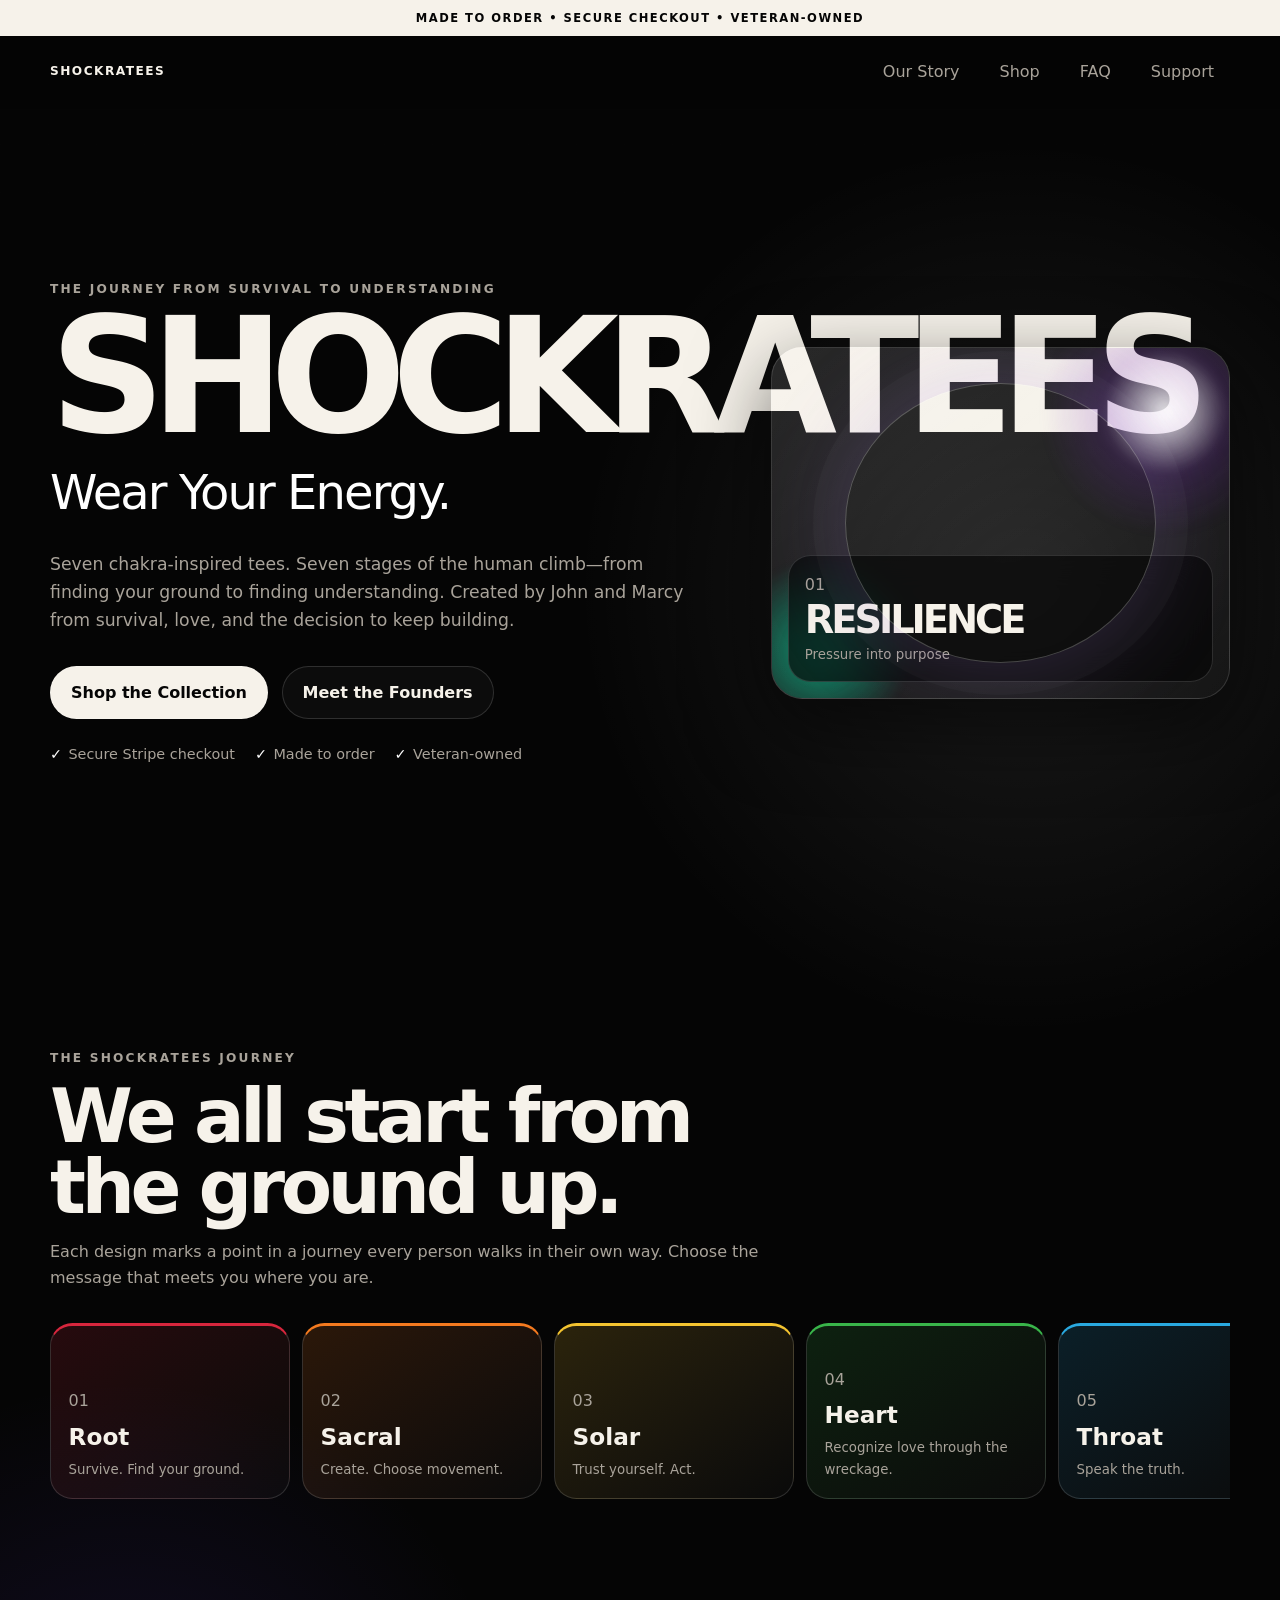
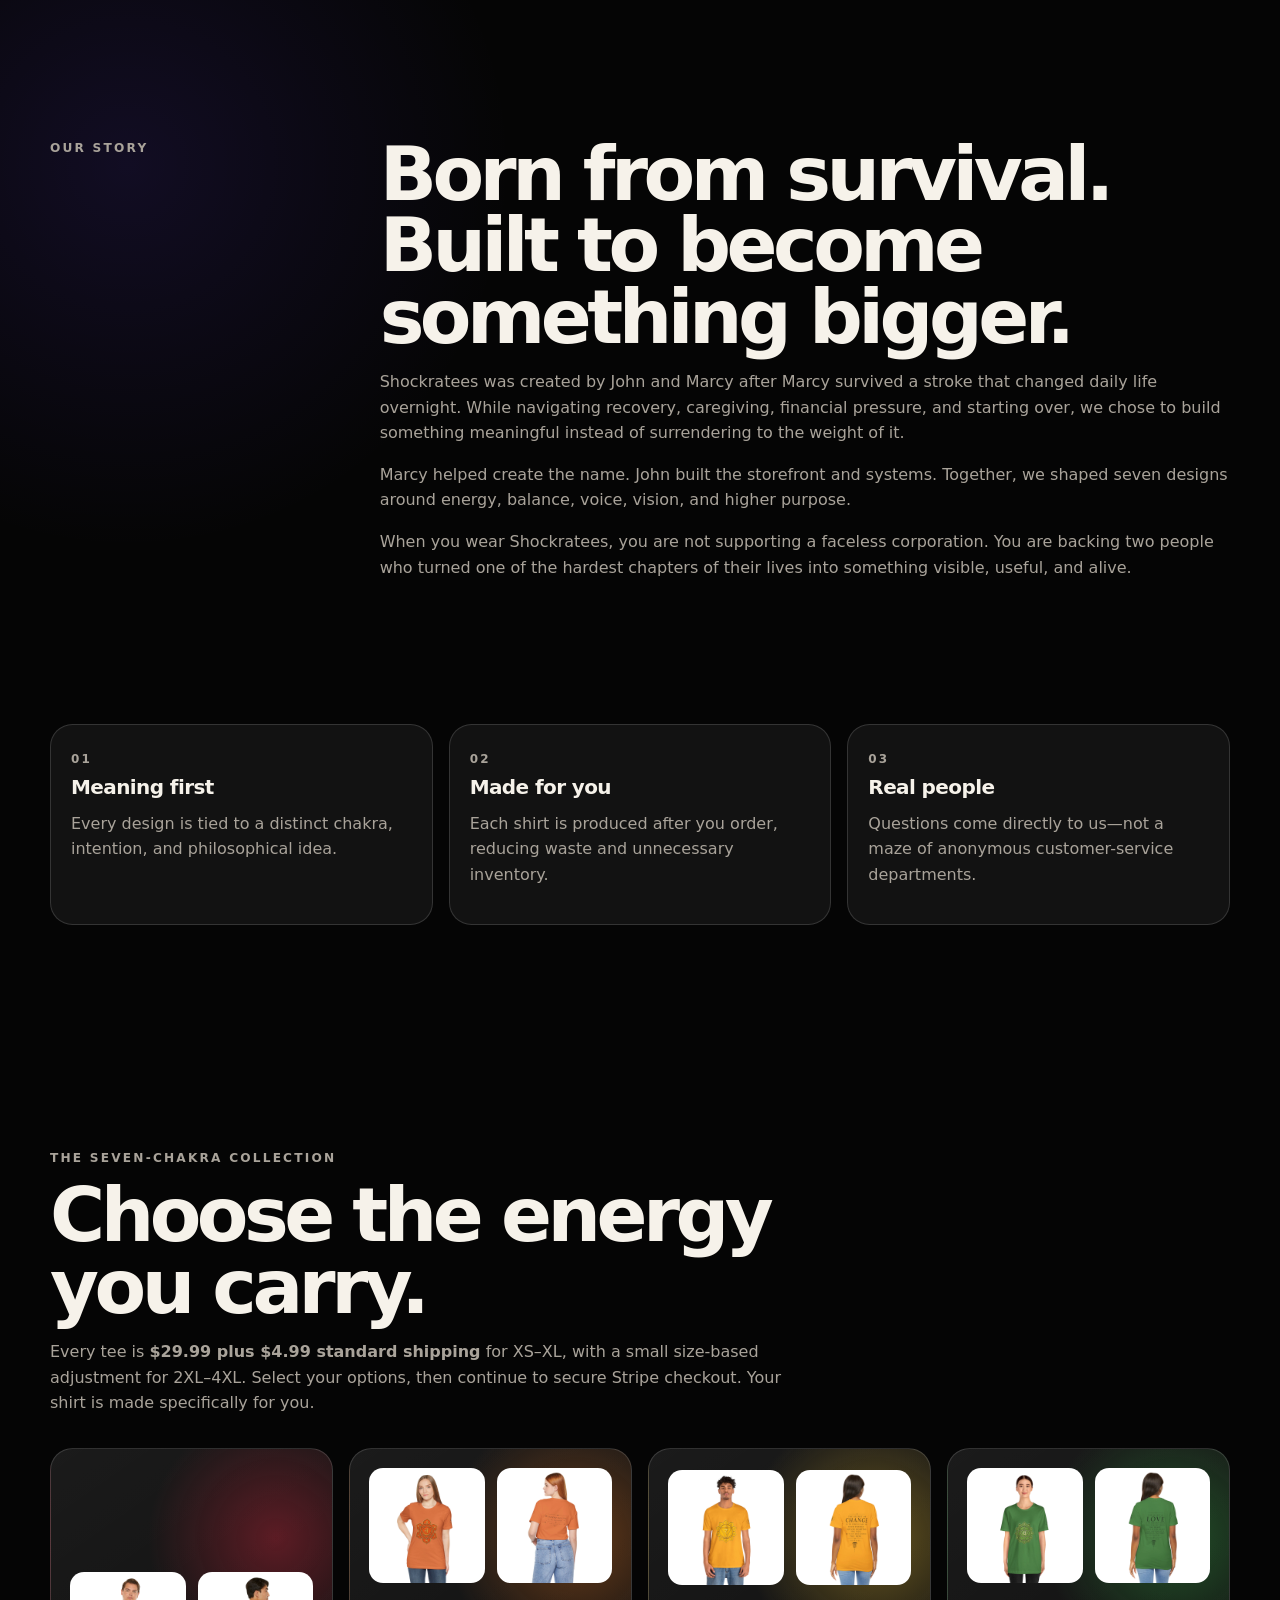
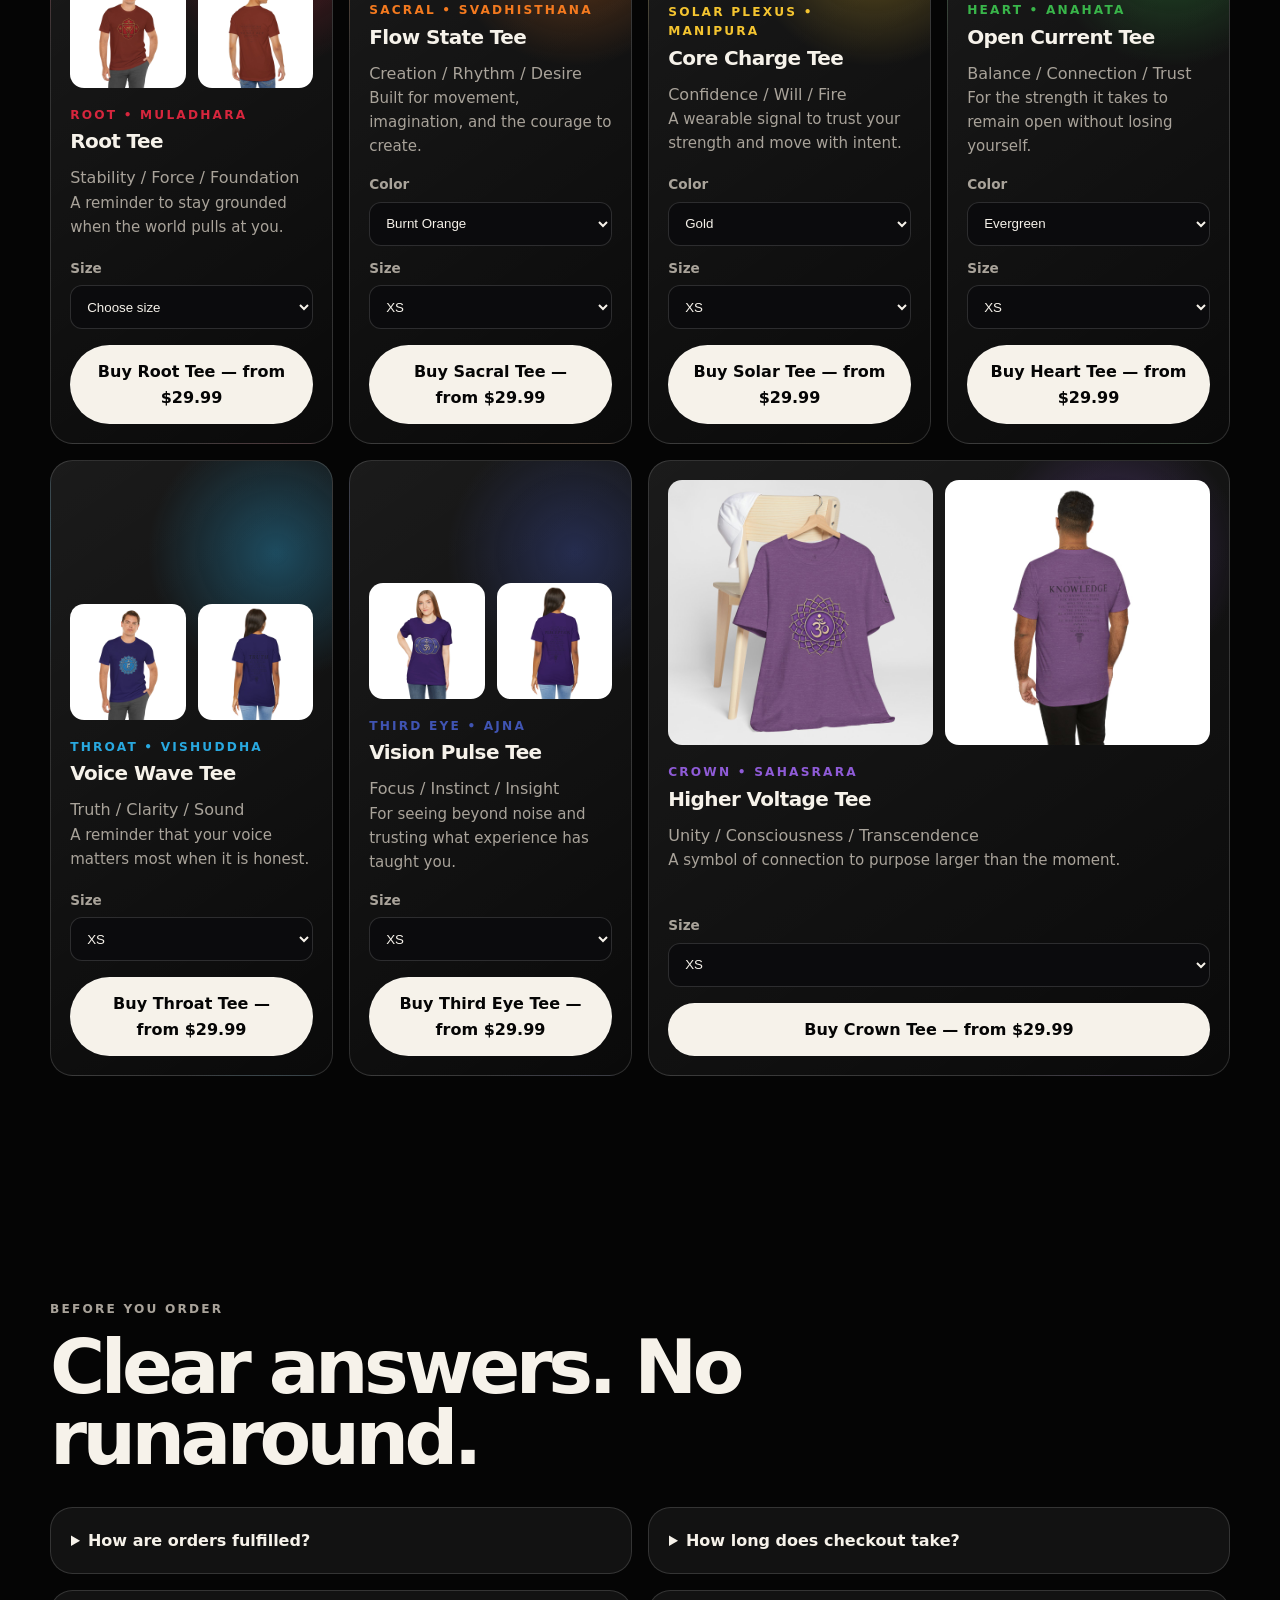
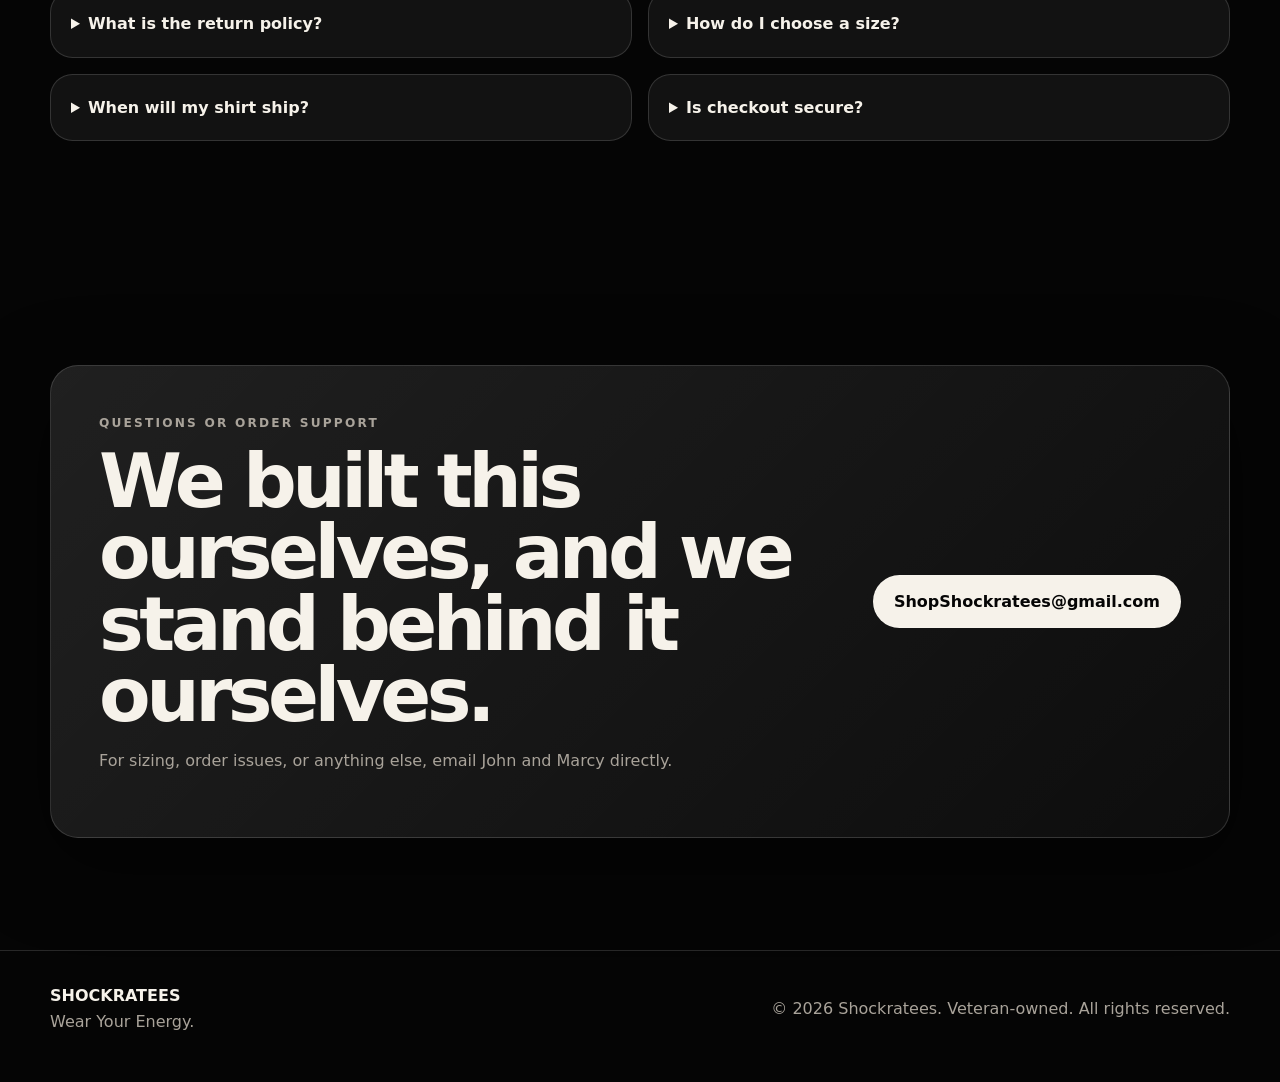
<file: index.html>
<!doctype html>
<html lang="en">
<head>
  <meta charset="utf-8">
  <meta name="viewport" content="width=device-width, initial-scale=1">
  <title>SHOCKRATEES | Veteran-Owned Chakra-Inspired Streetwear</title>
  <meta name="description" content="Shop Shockratees, a veteran-owned seven-chakra streetwear collection created by John and Marcy from survival, purpose, and timeless wisdom.">
  <link rel="canonical" href="https://shopshockratees.github.io/shockratees/">
  <meta name="theme-color" content="#050505">
  <meta property="og:type" content="website">
  <meta property="og:title" content="SHOCKRATEES | Wear Your Energy">
  <meta property="og:description" content="Veteran-owned chakra-inspired streetwear built from survival, love, and a refusal to quit.">
  <meta property="og:url" content="https://shopshockratees.github.io/shockratees/">
  <meta property="og:site_name" content="SHOCKRATEES">
  <meta property="og:image" content="https://shopshockratees.github.io/shockratees/images/products/ROOT%20TEE%20MOCKUP%20FRONT.jpg">
  <meta property="og:image:alt" content="Shockratees Root Chakra Tee">
  <meta name="twitter:card" content="summary_large_image">
  <meta name="twitter:title" content="SHOCKRATEES | Wear Your Energy">
  <meta name="twitter:description" content="Seven chakra-inspired tees. Veteran-owned. Built under pressure. Made with purpose.">
  <meta name="twitter:image" content="https://shopshockratees.github.io/shockratees/images/products/ROOT%20TEE%20MOCKUP%20FRONT.jpg">
  <script type="application/ld+json">
  {"@context":"https://schema.org","@type":"Brand","name":"SHOCKRATEES","slogan":"Wear Your Energy","url":"https://shopshockratees.github.io/shockratees/","description":"Veteran-owned chakra-inspired streetwear created by John and Marcy."}
  </script>
  <link rel="stylesheet" href="styles.css">
  <link rel="stylesheet" href="v2.css">
  <script defer src="script.js"></script>
</head>
<body>
  <a class="skip-link" href="#main">Skip to content</a>
  <div class="announcement" role="status">Made to order • Secure checkout • Veteran-owned</div>
  <header class="site-header">
    <nav class="nav container" aria-label="Primary navigation">
      <a class="brand-mark" href="#hero">SHOCKRATEES</a>
      <button class="nav-toggle" type="button" aria-expanded="false" aria-controls="site-menu"><span class="sr-only">Toggle navigation</span><span></span><span></span></button>
      <ul id="site-menu" class="nav-links">
        <li><a href="#story">Our Story</a></li><li><a href="#collection">Shop</a></li><li><a href="#faq">FAQ</a></li><li><a href="#contact">Support</a></li>
      </ul>
    </nav>
  </header>

  <main id="main">
    <section id="hero" class="hero section-pad">
      <div class="container hero-grid">
        <div class="hero-copy reveal">
          <p class="eyebrow">The journey from survival to understanding</p>
          <h1>SHOCKRATEES</h1>
          <p class="tagline">Wear Your Energy.</p>
          <p class="hero-text">Seven chakra-inspired tees. Seven stages of the human climb—from finding your ground to finding understanding. Created by John and Marcy from survival, love, and the decision to keep building.</p>
          <div class="hero-actions"><a class="button button-primary" href="#collection">Shop the Collection</a><a class="button button-secondary" href="#story">Meet the Founders</a></div>
          <ul class="trust-row" aria-label="Store benefits"><li>Secure Stripe checkout</li><li>Made to order</li><li>Veteran-owned</li></ul>
        </div>
        <div class="hero-art reveal" aria-hidden="true"><div class="orb orb-one"></div><div class="orb orb-two"></div><div class="energy-card"><span>01</span><strong>RESILIENCE</strong><small>Pressure into purpose</small></div></div>
      </div>
    </section>

    <section class="journey section-pad" aria-labelledby="journey-title">
      <div class="container">
        <div class="section-heading reveal"><p class="section-kicker">The Shockratees journey</p><h2 id="journey-title">We all start from the ground up.</h2><p>Each design marks a point in a journey every person walks in their own way. Choose the message that meets you where you are.</p></div>
        <ol class="journey-track">
          <li style="--accent:#d7263d"><span>01</span><strong>Root</strong><small>Survive. Find your ground.</small></li>
          <li style="--accent:#f47a1f"><span>02</span><strong>Sacral</strong><small>Create. Choose movement.</small></li>
          <li style="--accent:#f4c430"><span>03</span><strong>Solar</strong><small>Trust yourself. Act.</small></li>
          <li style="--accent:#39b54a"><span>04</span><strong>Heart</strong><small>Recognize love through the wreckage.</small></li>
          <li style="--accent:#29a9e0"><span>05</span><strong>Throat</strong><small>Speak the truth.</small></li>
          <li style="--accent:#4054b2"><span>06</span><strong>Third Eye</strong><small>See beyond what happened.</small></li>
          <li style="--accent:#8f5bd7"><span>07</span><strong>Crown</strong><small>Understand.</small></li>
        </ol>
      </div>
    </section>

    <section id="story" class="story section-pad">
      <div class="container split">
        <p class="section-kicker reveal">Our story</p>
        <div class="section-copy reveal">
          <h2>Born from survival. Built to become something bigger.</h2>
          <p>Shockratees was created by John and Marcy after Marcy survived a stroke that changed daily life overnight. While navigating recovery, caregiving, financial pressure, and starting over, we chose to build something meaningful instead of surrendering to the weight of it.</p>
          <p>Marcy helped create the name. John built the storefront and systems. Together, we shaped seven designs around energy, balance, voice, vision, and higher purpose.</p>
          <p>When you wear Shockratees, you are not supporting a faceless corporation. You are backing two people who turned one of the hardest chapters of their lives into something visible, useful, and alive.</p>
        </div>
      </div>
    </section>

    <section class="values section-pad compact-pad">
      <div class="container value-grid">
        <article><span>01</span><h3>Meaning first</h3><p>Every design is tied to a distinct chakra, intention, and philosophical idea.</p></article>
        <article><span>02</span><h3>Made for you</h3><p>Each shirt is produced after you order, reducing waste and unnecessary inventory.</p></article>
        <article><span>03</span><h3>Real people</h3><p>Questions come directly to us—not a maze of anonymous customer-service departments.</p></article>
      </div>
    </section>

    <section id="collection" class="section-pad">
      <div class="container">
        <div class="section-heading reveal"><p class="section-kicker">The seven-chakra collection</p><h2>Choose the energy you carry.</h2><p>Every tee is <strong>$29.99 plus $4.99 standard shipping</strong> for XS–XL, with a small size-based adjustment for 2XL–4XL. Select your options, then continue to secure Stripe checkout. Your shirt is made specifically for you.</p></div>
        <div class="product-grid" aria-label="Seven chakra shirts">
          <article class="product-card reveal" style="--accent:#d7263d"><div class="product-images"><img loading="lazy" src="images/products/ROOT TEE MOCKUP FRONT.jpg" alt="Shockratees Root Chakra Tee front"><img loading="lazy" src="images/products/ROOT TEE MOCKUP BACK.jpg" alt="Shockratees Root Chakra Tee back"></div><span>Root • Muladhara</span><h3>Root Tee</h3><p>Stability / Force / Foundation</p><p class="meaning">A reminder to stay grounded when the world pulls at you.</p><form action="https://shockratees-backend.onrender.com/create-root-checkout" method="POST"><label>Size<select name="size" required><option value="">Choose size</option><option>XS</option><option>S</option><option>M</option><option>L</option><option>XL</option><option>2XL</option><option>3XL</option><option>4XL</option></select></label><button class="button button-primary" type="submit">Buy Root Tee — from $29.99</button></form></article>

          <article class="product-card reveal" style="--accent:#f47a1f"><div class="product-images"><img loading="lazy" src="images/products/sacral tee mockup front.jpg" alt="Shockratees Sacral Chakra Tee front"><img loading="lazy" src="images/products/sacral tee mockup back.jpg" alt="Shockratees Sacral Chakra Tee back"></div><span>Sacral • Svadhisthana</span><h3>Flow State Tee</h3><p>Creation / Rhythm / Desire</p><p class="meaning">Built for movement, imagination, and the courage to create.</p><form action="https://shockratees-backend.onrender.com/create-checkout" method="POST"><input type="hidden" name="chakra" value="sacral"><label>Color<select name="color" required><option>Burnt Orange</option><option>White</option></select></label><label>Size<select name="size" required><option>XS</option><option>S</option><option>M</option><option>L</option><option>XL</option><option>2XL</option><option>3XL</option><option>4XL</option></select></label><button class="button button-primary" type="submit">Buy Sacral Tee — from $29.99</button></form></article>

          <article class="product-card reveal" style="--accent:#f4c430"><div class="product-images"><img loading="lazy" src="images/products/solar plexus mockup front.jpg" alt="Shockratees Solar Plexus Chakra Tee front"><img loading="lazy" src="images/products/solar plexus mockup back.jpg" alt="Shockratees Solar Plexus Chakra Tee back"></div><span>Solar Plexus • Manipura</span><h3>Core Charge Tee</h3><p>Confidence / Will / Fire</p><p class="meaning">A wearable signal to trust your strength and move with intent.</p><form action="https://shockratees-backend.onrender.com/create-checkout" method="POST"><input type="hidden" name="chakra" value="solar"><label>Color<select name="color" required><option>Gold</option><option>White</option></select></label><label>Size<select name="size" required><option>XS</option><option>S</option><option>M</option><option>L</option><option>XL</option><option>2XL</option><option>3XL</option><option>4XL</option></select></label><button class="button button-primary" type="submit">Buy Solar Tee — from $29.99</button></form></article>

          <article class="product-card reveal" style="--accent:#39b54a"><div class="product-images"><img loading="lazy" src="images/products/heart chakra mockup front.jpg" alt="Shockratees Heart Chakra Tee front"><img loading="lazy" src="images/products/heart chakra mockup back.jpg" alt="Shockratees Heart Chakra Tee back"></div><span>Heart • Anahata</span><h3>Open Current Tee</h3><p>Balance / Connection / Trust</p><p class="meaning">For the strength it takes to remain open without losing yourself.</p><form action="https://shockratees-backend.onrender.com/create-checkout" method="POST"><input type="hidden" name="chakra" value="heart"><label>Color<select name="color" required><option>Evergreen</option><option>Leaf</option><option>Synthetic Green</option><option>Olive</option><option>Heather Grass Green</option><option>White</option></select></label><label>Size<select name="size" required><option>XS</option><option>S</option><option>M</option><option>L</option><option>XL</option><option>2XL</option><option>3XL</option><option>4XL</option></select></label><button class="button button-primary" type="submit">Buy Heart Tee — from $29.99</button></form></article>

          <article class="product-card reveal" style="--accent:#29a9e0"><div class="product-images"><img loading="lazy" src="images/products/throat chakra mockup front.jpg" alt="Shockratees Throat Chakra Tee front"><img loading="lazy" src="images/products/throat chakra mockup back.jpg" alt="Shockratees Throat Chakra Tee back"></div><span>Throat • Vishuddha</span><h3>Voice Wave Tee</h3><p>Truth / Clarity / Sound</p><p class="meaning">A reminder that your voice matters most when it is honest.</p><form action="https://shockratees-backend.onrender.com/create-checkout" method="POST"><input type="hidden" name="chakra" value="throat"><label>Size<select name="size" required><option>XS</option><option>S</option><option>M</option><option>L</option><option>XL</option><option>2XL</option><option>3XL</option><option>4XL</option></select></label><button class="button button-primary" type="submit">Buy Throat Tee — from $29.99</button></form></article>

          <article class="product-card reveal" style="--accent:#4054b2"><div class="product-images"><img loading="lazy" src="images/products/third eye mockup front.jpg" alt="Shockratees Third Eye Chakra Tee front"><img loading="lazy" src="images/products/third eye mockup back.jpg" alt="Shockratees Third Eye Chakra Tee back"></div><span>Third Eye • Ajna</span><h3>Vision Pulse Tee</h3><p>Focus / Instinct / Insight</p><p class="meaning">For seeing beyond noise and trusting what experience has taught you.</p><form action="https://shockratees-backend.onrender.com/create-checkout" method="POST"><input type="hidden" name="chakra" value="third-eye"><label>Size<select name="size" required><option>XS</option><option>S</option><option>M</option><option>L</option><option>XL</option><option>2XL</option><option>3XL</option><option>4XL</option></select></label><button class="button button-primary" type="submit">Buy Third Eye Tee — from $29.99</button></form></article>

          <article class="product-card reveal" style="--accent:#8f5bd7"><div class="product-images"><img loading="lazy" src="images/products/crown mockup front.jpg" alt="Shockratees Crown Chakra Tee front"><img loading="lazy" src="images/products/crown mockup back.jpg" alt="Shockratees Crown Chakra Tee back"></div><span>Crown • Sahasrara</span><h3>Higher Voltage Tee</h3><p>Unity / Consciousness / Transcendence</p><p class="meaning">A symbol of connection to purpose larger than the moment.</p><form action="https://shockratees-backend.onrender.com/create-checkout" method="POST"><input type="hidden" name="chakra" value="crown"><label>Size<select name="size" required><option>XS</option><option>S</option><option>M</option><option>L</option><option>XL</option><option>2XL</option><option>3XL</option><option>4XL</option></select></label><button class="button button-primary" type="submit">Buy Crown Tee — from $29.99</button></form></article>
        </div>
      </div>
    </section>

    <section id="faq" class="faq section-pad"><div class="container"><div class="section-heading reveal"><p class="section-kicker">Before you order</p><h2>Clear answers. No runaround.</h2></div><div class="faq-grid">
      <details><summary>How are orders fulfilled?</summary><p>Each shirt is made to order by our production partner after your secure payment is completed. You will receive order and shipping updates by email.</p></details>
      <details><summary>How long does checkout take?</summary><p>The first checkout request may take up to 60 seconds while our secure server wakes up. Please click once and allow the page to load.</p></details>
      <details><summary>What is the return policy?</summary><p>Damaged, defective, or incorrectly printed items are eligible for replacement or refund. Because each item is made to order, ordinary sizing mistakes and buyer’s remorse are handled case by case. Contact us and we will treat you fairly.</p></details>
      <details><summary>How do I choose a size?</summary><p>Use your normal unisex T-shirt size. When between sizes, choose the larger size for a more relaxed fit.</p></details>
      <details><summary>When will my shirt ship?</summary><p>Because each shirt is made to order, production happens before shipping. Tracking details are sent by email as soon as your order is on the way.</p></details>
      <details><summary>Is checkout secure?</summary><p>Yes. Payment is processed by Stripe. Shockratees never sees or stores your full card number.</p></details>
    </div></div></section>

    <section id="contact" class="signup section-pad"><div class="container signup-panel reveal"><div><p class="section-kicker">Questions or order support</p><h2>We built this ourselves, and we stand behind it ourselves.</h2><p>For sizing, order issues, or anything else, email John and Marcy directly.</p></div><a class="button button-primary" href="mailto:ShopShockratees@gmail.com">ShopShockratees@gmail.com</a></div></section>
  </main>

  <footer class="site-footer"><div class="container footer-grid"><div><strong>SHOCKRATEES</strong><p>Wear Your Energy.</p></div><p>© <span id="year"></span> Shockratees. Veteran-owned. All rights reserved.</p></div></footer>
  <a class="mobile-shop" href="#collection">Shop the seven</a>
</body>
</html>
</file>
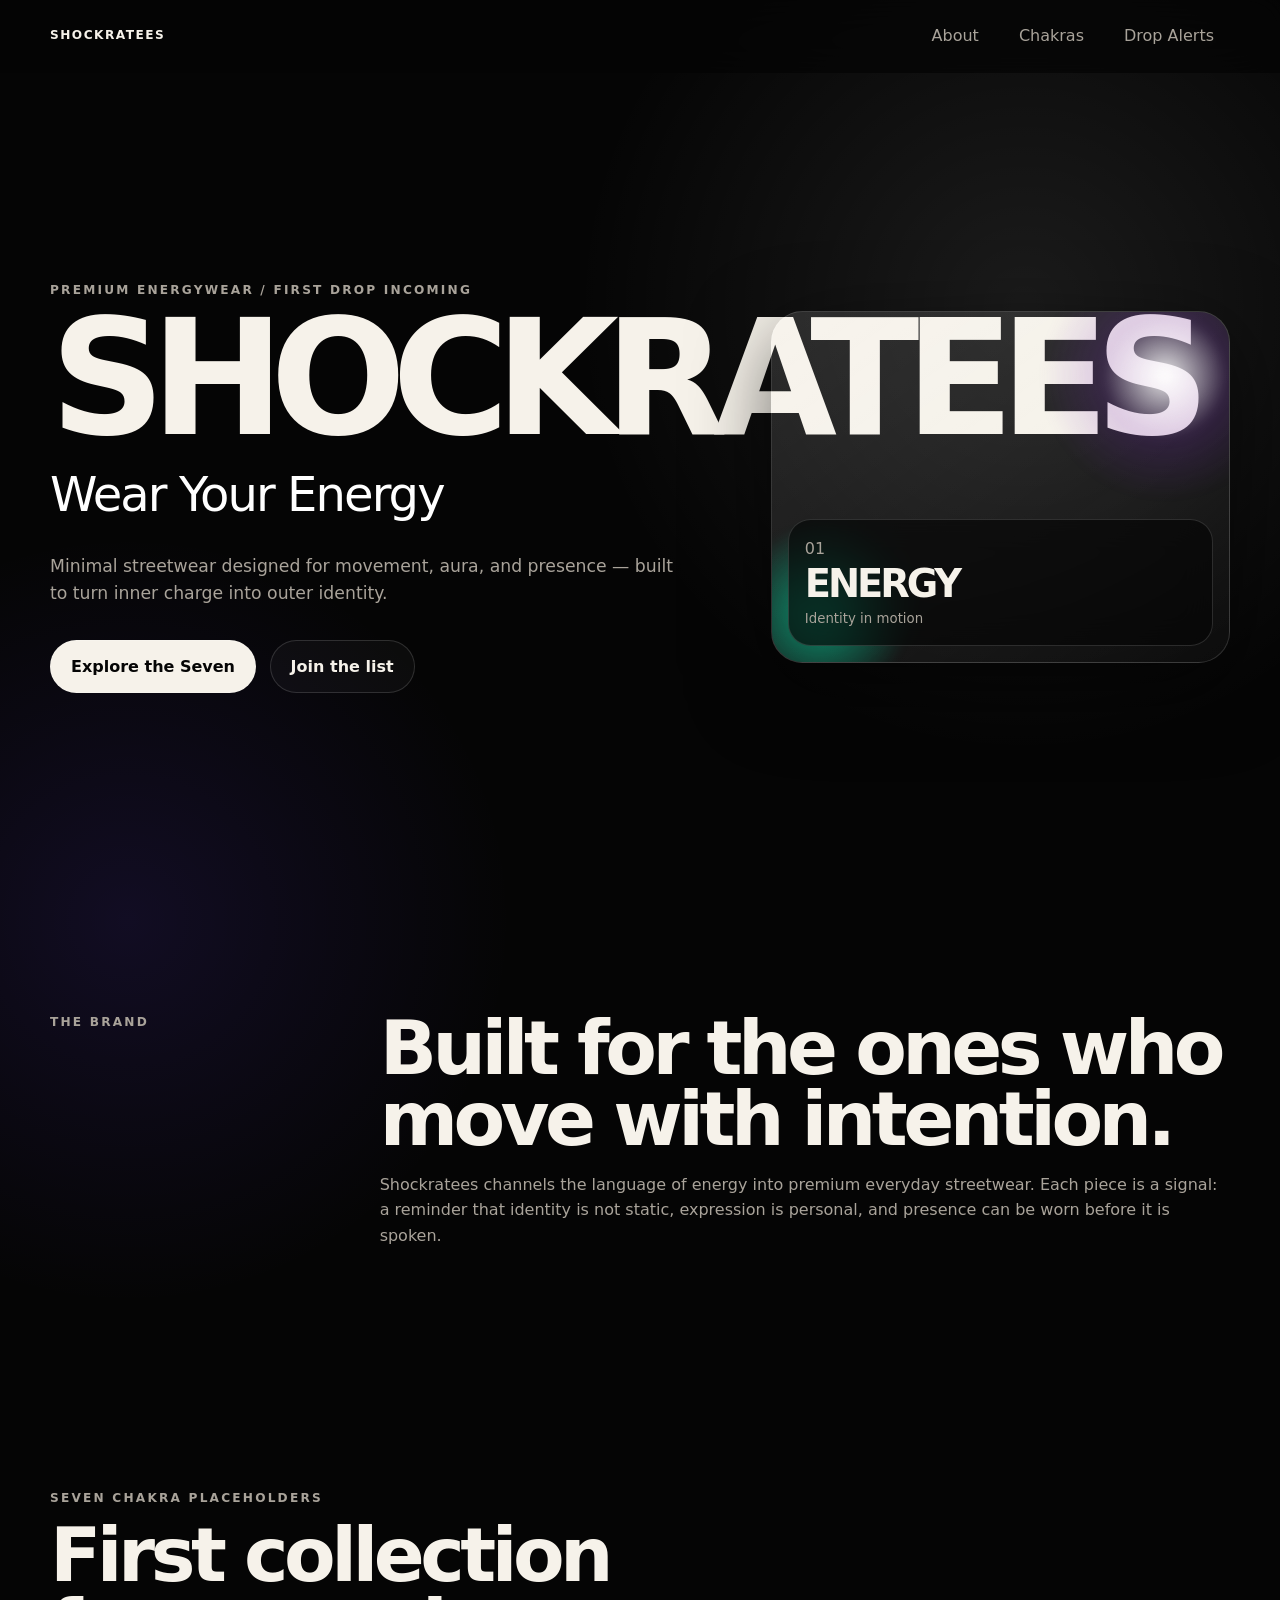
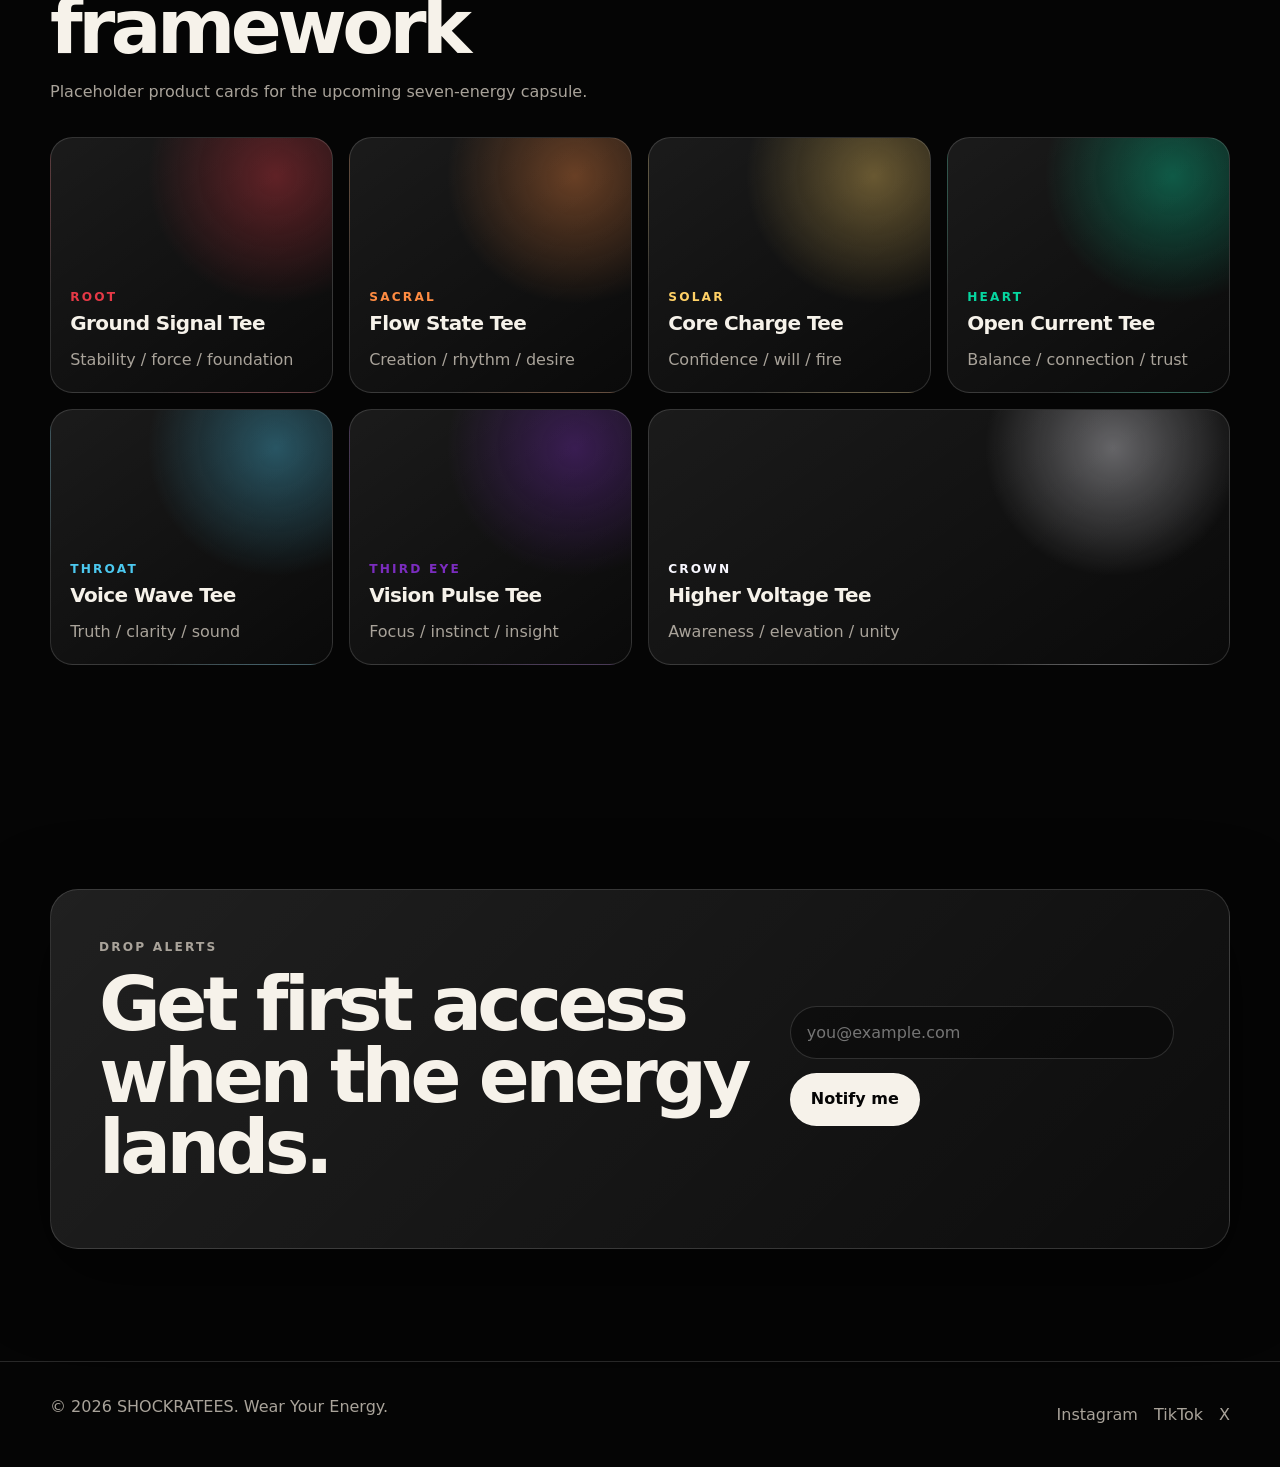
<file: frontend/index.html>
<!doctype html>
<html lang="en">
<head>
  <meta charset="utf-8">
  <meta name="viewport" content="width=device-width, initial-scale=1">
  <title>SHOCKRATEES | Wear Your Energy</title>
  <meta name="description" content="Shockratees is a premium streetwear brand built around energy, identity, and bold self-expression.">
  <link rel="canonical" href="https://shockratees.com/">
  <meta name="theme-color" content="#050505">

  <!-- Social previews for launch-ready SEO sharing. -->
  <meta property="og:type" content="website">
  <meta property="og:title" content="SHOCKRATEES | Wear Your Energy">
  <meta property="og:description" content="Premium minimalist streetwear inspired by energy, identity, and expression.">
  <meta property="og:url" content="https://shockratees.com/">
  <meta property="og:site_name" content="SHOCKRATEES">
  <meta name="twitter:card" content="summary_large_image">
  <meta name="twitter:title" content="SHOCKRATEES | Wear Your Energy">
  <meta name="twitter:description" content="Premium minimalist streetwear inspired by energy, identity, and expression.">

  <script type="application/ld+json">
    {
      "@context": "https://schema.org",
      "@type": "Brand",
      "name": "SHOCKRATEES",
      "slogan": "Wear Your Energy",
      "url": "https://shockratees.com/",
      "description": "Premium minimalist streetwear inspired by energy, identity, and expression."
    }
  </script>
  <link rel="stylesheet" href="styles.css">
</head>
<body>
  <a class="skip-link" href="#main">Skip to content</a>

  <header class="site-header" aria-label="Primary navigation">
    <nav class="nav container">
      <a class="brand-mark" href="#hero" aria-label="Shockratees home">SHOCKRATEES</a>
      <button class="nav-toggle" type="button" aria-expanded="false" aria-controls="site-menu">
        <span class="sr-only">Toggle navigation</span>
        <span></span><span></span>
      </button>
      <ul id="site-menu" class="nav-links">
        <li><a href="#about">About</a></li>
        <li><a href="#chakras">Chakras</a></li>
        <li><a href="#signup">Drop Alerts</a></li>
      </ul>
    </nav>
  </header>

  <main id="main">
    <section id="hero" class="hero section-pad">
      <div class="container hero-grid">
        <div class="hero-copy reveal">
          <p class="eyebrow">Premium energywear / First drop incoming</p>
          <h1>SHOCKRATEES</h1>
          <p class="tagline">Wear Your Energy</p>
          <p class="hero-text">Minimal streetwear designed for movement, aura, and presence — built to turn inner charge into outer identity.</p>
          <div class="hero-actions">
            <a class="button button-primary" href="#chakras">Explore the Seven</a>
            <a class="button button-secondary" href="#signup">Join the list</a>
          </div>
        </div>
        <div class="hero-art reveal" aria-hidden="true">
          <div class="orb orb-one"></div>
          <div class="orb orb-two"></div>
          <div class="energy-card">
            <span>01</span>
            <strong>ENERGY</strong>
            <small>Identity in motion</small>
          </div>
        </div>
      </div>
    </section>

    <section id="about" class="about section-pad">
      <div class="container split">
        <p class="section-kicker reveal">The brand</p>
        <div class="section-copy reveal">
          <h2>Built for the ones who move with intention.</h2>
          <p>Shockratees channels the language of energy into premium everyday streetwear. Each piece is a signal: a reminder that identity is not static, expression is personal, and presence can be worn before it is spoken.</p>
        </div>
      </div>
    </section>

    <section id="chakras" class="section-pad">
      <div class="container">
        <div class="section-heading reveal">
          <p class="section-kicker">Seven chakra placeholders</p>
          <h2>First collection framework</h2>
          <p>Placeholder product cards for the upcoming seven-energy capsule.</p>
        </div>
        <div class="product-grid" aria-label="Seven chakra product placeholders">
          <article class="product-card reveal" style="--accent:#e63946"><span>Root</span><h3>Ground Signal Tee</h3><p>Stability / force / foundation</p></article>
          <article class="product-card reveal" style="--accent:#ff8c42"><span>Sacral</span><h3>Flow State Tee</h3><p>Creation / rhythm / desire</p></article>
          <article class="product-card reveal" style="--accent:#ffd166"><span>Solar</span><h3>Core Charge Tee</h3><p>Confidence / will / fire</p></article>
          <article class="product-card reveal" style="--accent:#06d6a0"><span>Heart</span><h3>Open Current Tee</h3><p>Balance / connection / trust</p></article>
          <article class="product-card reveal" style="--accent:#4cc9f0"><span>Throat</span><h3>Voice Wave Tee</h3><p>Truth / clarity / sound</p></article>
          <article class="product-card reveal" style="--accent:#7b2cbf"><span>Third Eye</span><h3>Vision Pulse Tee</h3><p>Focus / instinct / insight</p></article>
          <article class="product-card reveal" style="--accent:#f8f7ff"><span>Crown</span><h3>Higher Voltage Tee</h3><p>Awareness / elevation / unity</p></article>
        </div>
      </div>
    </section>

    <section id="signup" class="signup section-pad">
      <div class="container signup-panel reveal">
        <div>
          <p class="section-kicker">Drop alerts</p>
          <h2>Get first access when the energy lands.</h2>
        </div>
        <form class="signup-form" novalidate>
          <label class="sr-only" for="email">Email address</label>
          <input id="email" name="email" type="email" autocomplete="email" placeholder="you@example.com" required>
          <button class="button button-primary" type="submit">Notify me</button>
          <p class="form-message" role="status" aria-live="polite"></p>
        </form>
      </div>
    </section>
  </main>

  <footer class="site-footer">
    <div class="container footer-grid">
      <p>© <span id="year"></span> SHOCKRATEES. Wear Your Energy.</p>
      <ul class="social-links" aria-label="Social placeholders">
        <li><a href="#" aria-label="Instagram placeholder">Instagram</a></li>
        <li><a href="#" aria-label="TikTok placeholder">TikTok</a></li>
        <li><a href="#" aria-label="X placeholder">X</a></li>
      </ul>
    </div>
  </footer>

  <script src="script.js" defer></script>
</body>
</html>
</file>
<file: styles.css>
/* Shockratees landing page: mobile-first, framework-free, production static CSS. */
:root {
  --bg: #050505;
  --bg-soft: #101012;
  --panel: rgba(255, 255, 255, 0.055);
  --panel-strong: rgba(255, 255, 255, 0.09);
  --text: #f6f2ea;
  --muted: #a9a39a;
  --line: rgba(255, 255, 255, 0.14);
  --glow: rgba(255, 255, 255, 0.18);
  --radius: 1.4rem;
  --shadow: 0 1.5rem 5rem rgba(0, 0, 0, 0.55);
  --max-width: 1180px;
}

* { box-sizing: border-box; }

html {
  scroll-behavior: smooth;
  color-scheme: dark;
}

body {
  margin: 0;
  background:
    radial-gradient(circle at 80% 10%, rgba(255, 255, 255, 0.09), transparent 28rem),
    radial-gradient(circle at 10% 30%, rgba(110, 70, 255, 0.12), transparent 24rem),
    var(--bg);
  color: var(--text);
  font-family: Inter, ui-sans-serif, system-ui, -apple-system, BlinkMacSystemFont, "Segoe UI", sans-serif;
  line-height: 1.6;
  text-rendering: optimizeLegibility;
}

body::before {
  content: '';
  position: fixed;
  inset: 0;
  z-index: -1;
  pointer-events: none;
  opacity: .16;
  background-image: linear-gradient(rgba(255,255,255,.035) 1px, transparent 1px), linear-gradient(90deg, rgba(255,255,255,.035) 1px, transparent 1px);
  background-size: 3rem 3rem;
  mask-image: linear-gradient(to bottom, black, transparent 75%);
}

.announcement {
  padding: .55rem 1rem;
  background: #f6f2ea;
  color: #050505;
  text-align: center;
  font-size: .72rem;
  font-weight: 900;
  letter-spacing: .13em;
  text-transform: uppercase;
}

a {
  color: inherit;
  text-decoration: none;
}

button,
input {
  font: inherit;
}

.container {
  width: min(100% - 2rem, var(--max-width));
  margin-inline: auto;
}

.section-pad {
  padding: 5rem 0;
}

.skip-link {
  position: fixed;
  left: 1rem;
  top: 1rem;
  z-index: 100;
  transform: translateY(-150%);
  border-radius: 999px;
  background: var(--text);
  color: var(--bg);
  padding: 0.75rem 1rem;
  font-weight: 800;
}

.skip-link:focus { transform: translateY(0); }

.site-header {
  position: sticky;
  top: 0;
  z-index: 50;
  border-bottom: 1px solid transparent;
  background: rgba(5, 5, 5, 0.72);
  backdrop-filter: blur(18px);
  transition: border-color 180ms ease, background 180ms ease;
}

.site-header.is-scrolled {
  border-color: var(--line);
  background: rgba(5, 5, 5, 0.9);
}

.nav {
  display: flex;
  min-height: 4.5rem;
  align-items: center;
  justify-content: space-between;
  gap: 1rem;
}

.brand-mark,
.eyebrow,
.section-kicker,
.product-card span {
  font-size: 0.76rem;
  font-weight: 800;
  letter-spacing: 0.18em;
  text-transform: uppercase;
}

.brand-mark { letter-spacing: 0.12em; }

.nav-toggle {
  display: inline-grid;
  width: 2.75rem;
  height: 2.75rem;
  place-items: center;
  border: 1px solid var(--line);
  border-radius: 50%;
  background: transparent;
  color: var(--text);
  cursor: pointer;
}

.nav-toggle span:not(.sr-only) {
  width: 1rem;
  height: 1px;
  background: currentColor;
}

.nav-links {
  position: fixed;
  inset: 4.5rem 1rem auto;
  display: grid;
  gap: 0.5rem;
  margin: 0;
  padding: 1rem;
  list-style: none;
  border: 1px solid var(--line);
  border-radius: var(--radius);
  background: rgba(16, 16, 18, 0.96);
  box-shadow: var(--shadow);
  opacity: 0;
  pointer-events: none;
  transform: translateY(-0.5rem);
  transition: opacity 180ms ease, transform 180ms ease;
}

.nav-links.is-open {
  opacity: 1;
  pointer-events: auto;
  transform: translateY(0);
}

.nav-links a {
  display: block;
  border-radius: 999px;
  padding: 0.85rem 1rem;
  color: var(--muted);
  transition: background 180ms ease, color 180ms ease;
}

.nav-links a:hover,
.nav-links a:focus-visible {
  background: var(--panel-strong);
  color: var(--text);
}

.hero {
  min-height: calc(100svh - 4.5rem);
  display: grid;
  align-items: center;
}

.hero-grid,
.split,
.signup-panel,
.footer-grid {
  display: grid;
  gap: 2rem;
}

h1,
h2,
h3,
p { margin-top: 0; }

h1 {
  max-width: 10ch;
  margin-bottom: 0.75rem;
  font-size: clamp(3.6rem, 18vw, 10rem);
  line-height: 0.82;
  letter-spacing: -0.09em;
}

h2 {
  margin-bottom: 1rem;
  font-size: clamp(2rem, 8vw, 4.7rem);
  line-height: 0.95;
  letter-spacing: -0.06em;
}

h3 {
  margin-bottom: 0.5rem;
  font-size: 1.25rem;
  letter-spacing: -0.03em;
}

.eyebrow,
.section-kicker { color: var(--muted); }

.tagline {
  margin-bottom: 1.25rem;
  font-size: clamp(1.45rem, 5vw, 3rem);
  color: #fff;
  letter-spacing: -0.04em;
}

.hero-text,
.section-copy p,
.section-heading p,
.product-card p,
.site-footer {
  color: var(--muted);
}

.hero-text {
  max-width: 40rem;
  font-size: 1.08rem;
}

.hero-actions,
.signup-form {
  display: flex;
  flex-wrap: wrap;
  gap: 0.85rem;
  margin-top: 2rem;
}

.button {
  display: inline-flex;
  min-height: 3rem;
  align-items: center;
  justify-content: center;
  border: 1px solid var(--line);
  border-radius: 999px;
  padding: 0.8rem 1.25rem;
  font-weight: 800;
  transition: border-color 180ms ease, background 180ms ease, color 180ms ease, transform 180ms ease;
}

.button:hover,
.button:focus-visible {
  transform: translateY(-2px);
}

.button-primary {
  background: var(--text);
  color: var(--bg);
}

.button-secondary {
  background: rgba(255, 255, 255, 0.03);
  color: var(--text);
}

.hero-art {
  position: relative;
  min-height: 22rem;
  overflow: hidden;
  border: 1px solid var(--line);
  border-radius: calc(var(--radius) * 1.4);
  background: linear-gradient(145deg, rgba(255,255,255,0.12), rgba(255,255,255,0.025));
  box-shadow: var(--shadow);
}

.hero-art::after {
  content: '';
  position: absolute;
  inset: 10% 16%;
  border: 1px solid rgba(255,255,255,.24);
  border-radius: 50%;
  box-shadow: 0 0 0 2rem rgba(255,255,255,.025), 0 0 6rem rgba(143,91,215,.22);
}

.orb {
  position: absolute;
  border-radius: 50%;
  filter: blur(4px);
}

.orb-one {
  width: 16rem;
  height: 16rem;
  right: -4rem;
  top: -4rem;
  background: radial-gradient(circle, rgba(255,255,255,0.9), rgba(123,44,191,0.2), transparent 68%);
}

.orb-two {
  width: 12rem;
  height: 12rem;
  left: -3rem;
  bottom: -3rem;
  background: radial-gradient(circle, rgba(6,214,160,0.65), transparent 66%);
}

.energy-card {
  position: absolute;
  inset: auto 1rem 1rem;
  display: grid;
  gap: 0.25rem;
  border: 1px solid var(--line);
  border-radius: var(--radius);
  background: rgba(5, 5, 5, 0.66);
  padding: 1rem;
  backdrop-filter: blur(16px);
}

.energy-card span,
.energy-card small { color: var(--muted); }
.energy-card strong { font-size: 2.4rem; line-height: 1; letter-spacing: -0.08em; }

.section-heading {
  max-width: 46rem;
  margin-bottom: 2rem;
}

.product-grid {
  display: grid;
  gap: 1rem;
}

.journey { overflow: hidden; }
.journey-track {
  display: grid;
  grid-auto-flow: column;
  grid-auto-columns: minmax(15rem, 1fr);
  gap: .75rem;
  margin: 0;
  padding: 0 0 1rem;
  overflow-x: auto;
  list-style: none;
  scroll-snap-type: x mandatory;
  scrollbar-color: rgba(255,255,255,.3) transparent;
}
.journey-track li {
  min-height: 11rem;
  display: grid;
  align-content: end;
  gap: .25rem;
  scroll-snap-align: start;
  border: 1px solid var(--line);
  border-top: 3px solid var(--accent);
  border-radius: var(--radius);
  background: linear-gradient(145deg, color-mix(in srgb, var(--accent) 16%, transparent), rgba(255,255,255,.025));
  padding: 1.1rem;
}
.journey-track span,.journey-track small { color: var(--muted); }
.journey-track strong { font-size: 1.45rem; }

.product-card {
  min-height: 16rem;
  display: flex;
  flex-direction: column;
  justify-content: flex-end;
  border: 1px solid var(--line);
  border-radius: var(--radius);
  background:
    radial-gradient(circle at 80% 15%, color-mix(in srgb, var(--accent) 36%, transparent), transparent 8rem),
    linear-gradient(145deg, rgba(255,255,255,0.09), rgba(255,255,255,0.025));
  padding: 1.2rem;
  transition: transform 180ms ease, border-color 180ms ease, background 180ms ease;
}

.product-card:focus-within {
  border-color: color-mix(in srgb, var(--accent) 72%, white 12%);
  box-shadow: 0 0 0 3px color-mix(in srgb, var(--accent) 18%, transparent);
}

.product-card:hover {
  transform: translateY(-0.35rem);
  border-color: color-mix(in srgb, var(--accent) 65%, white 10%);
}

.product-card span { color: var(--accent); }
.product-card p { margin-bottom: 0; }

.signup-panel {
  align-items: center;
  border: 1px solid var(--line);
  border-radius: calc(var(--radius) * 1.25);
  background: linear-gradient(135deg, rgba(255,255,255,0.11), rgba(255,255,255,0.035));
  padding: clamp(1.25rem, 5vw, 3rem);
  box-shadow: var(--shadow);
}

.signup-form input {
  width: min(100%, 24rem);
  min-height: 3rem;
  border: 1px solid var(--line);
  border-radius: 999px;
  background: rgba(0, 0, 0, 0.3);
  color: var(--text);
  padding: 0.8rem 1rem;
  outline: none;
}

.signup-form input:focus {
  border-color: rgba(255, 255, 255, 0.55);
  box-shadow: 0 0 0 4px var(--glow);
}

.form-message {
  flex-basis: 100%;
  min-height: 1.5rem;
  margin: 0;
  color: var(--muted);
}

.site-footer {
  border-top: 1px solid var(--line);
  padding: 2rem 0;
}

.checkout-notice {
  position: fixed;
  z-index: 100;
  top: 1rem;
  left: 50%;
  width: min(calc(100% - 2rem), 42rem);
  transform: translateX(-50%);
  border: 1px solid rgba(255,255,255,.3);
  border-radius: 1rem;
  background: #f6f2ea;
  color: #050505;
  padding: 1rem 1.25rem;
  box-shadow: var(--shadow);
  font-weight: 800;
}

.mobile-shop {
  position: fixed;
  z-index: 40;
  right: 1rem;
  bottom: 1rem;
  border: 1px solid rgba(255,255,255,.35);
  border-radius: 999px;
  background: #f6f2ea;
  color: #050505;
  padding: .8rem 1rem;
  box-shadow: var(--shadow);
  font-size: .82rem;
  font-weight: 900;
  text-transform: uppercase;
  letter-spacing: .08em;
}

.footer-grid {
  align-items: center;
}

.social-links {
  display: flex;
  flex-wrap: wrap;
  gap: 1rem;
  margin: 0;
  padding: 0;
  list-style: none;
}

.social-links a { color: var(--muted); }
.social-links a:hover { color: var(--text); }

.reveal {
  opacity: 0;
  transform: translateY(1rem);
  transition: opacity 520ms ease, transform 520ms ease;
}

.reveal.is-visible {
  opacity: 1;
  transform: translateY(0);
}

.sr-only {
  position: absolute;
  width: 1px;
  height: 1px;
  overflow: hidden;
  clip: rect(0, 0, 0, 0);
  white-space: nowrap;
}

@media (min-width: 720px) {
  .container { width: min(100% - 3rem, var(--max-width)); }
  .nav-toggle { display: none; }
  .nav-links {
    position: static;
    display: flex;
    border: 0;
    padding: 0;
    background: transparent;
    box-shadow: none;
    opacity: 1;
    pointer-events: auto;
    transform: none;
  }
  .hero-grid { grid-template-columns: minmax(0, 1.2fr) minmax(20rem, 0.8fr); align-items: center; }
  .split { grid-template-columns: 0.35fr 1fr; }
  .product-grid { grid-template-columns: repeat(2, minmax(0, 1fr)); }
  .signup-panel { grid-template-columns: 1fr auto; }
  .footer-grid { grid-template-columns: 1fr auto; }
  .mobile-shop { display: none; }
}

@media (min-width: 1040px) {
  .section-pad { padding: 7rem 0; }
  .product-grid { grid-template-columns: repeat(4, minmax(0, 1fr)); }
  .product-card:nth-child(7) { grid-column: span 2; }
}

@media (prefers-reduced-motion: reduce) {
  *, *::before, *::after {
    scroll-behavior: auto !important;
    transition-duration: 0.01ms !important;
    animation-duration: 0.01ms !important;
  }
  .reveal { opacity: 1; transform: none; }
}
.product-images {
display: grid;
grid-template-columns: 1fr 1fr;
gap: 12px;
margin-bottom: 18px;
}

.product-images img {
width: 100%;
aspect-ratio: 1 / 1;
object-fit: cover;
display: block;
border-radius: 14px;
}

.product-card {
overflow: hidden;
}
</file>
<file: v2.css>
.trust-row{display:flex;flex-wrap:wrap;gap:.65rem 1.25rem;margin:1.5rem 0 0;padding:0;list-style:none;color:var(--muted);font-size:.9rem}.trust-row li::before{content:'✓';margin-right:.4rem;color:#fff}.compact-pad{padding-top:1rem}.value-grid{display:grid;gap:1rem}.value-grid article,.faq-grid details{border:1px solid var(--line);border-radius:var(--radius);background:var(--panel);padding:1.25rem}.value-grid span{color:var(--muted);font-size:.75rem;font-weight:800;letter-spacing:.18em}.value-grid p,.meaning,.faq-grid p{color:var(--muted)}.meaning{min-height:3.2rem;font-size:.94rem}.product-card form{display:grid;gap:.75rem;margin-top:1rem}.product-card label{display:grid;gap:.35rem;color:var(--muted);font-size:.85rem;font-weight:700}.product-card select{width:100%;min-height:2.75rem;border:1px solid var(--line);border-radius:.75rem;background:#0b0b0d;color:var(--text);padding:.65rem .75rem}.product-card .button{width:100%;margin-top:.25rem}.faq-grid{display:grid;gap:1rem}.faq-grid summary{cursor:pointer;font-weight:800}.faq-grid details[open] summary{margin-bottom:.75rem}.signup-panel p{color:var(--muted)}.site-footer strong{color:var(--text)}@media(min-width:720px){.value-grid{grid-template-columns:repeat(3,1fr)}.faq-grid{grid-template-columns:repeat(2,1fr)}}
</file>
<file: frontend/styles.css>
/* Shockratees landing page: mobile-first, framework-free, production static CSS. */
:root {
  --bg: #050505;
  --bg-soft: #101012;
  --panel: rgba(255, 255, 255, 0.055);
  --panel-strong: rgba(255, 255, 255, 0.09);
  --text: #f6f2ea;
  --muted: #a9a39a;
  --line: rgba(255, 255, 255, 0.14);
  --glow: rgba(255, 255, 255, 0.18);
  --radius: 1.4rem;
  --shadow: 0 1.5rem 5rem rgba(0, 0, 0, 0.55);
  --max-width: 1180px;
}

* { box-sizing: border-box; }

html {
  scroll-behavior: smooth;
  color-scheme: dark;
}

body {
  margin: 0;
  background:
    radial-gradient(circle at 80% 10%, rgba(255, 255, 255, 0.09), transparent 28rem),
    radial-gradient(circle at 10% 30%, rgba(110, 70, 255, 0.12), transparent 24rem),
    var(--bg);
  color: var(--text);
  font-family: Inter, ui-sans-serif, system-ui, -apple-system, BlinkMacSystemFont, "Segoe UI", sans-serif;
  line-height: 1.6;
  text-rendering: optimizeLegibility;
}

a {
  color: inherit;
  text-decoration: none;
}

button,
input {
  font: inherit;
}

.container {
  width: min(100% - 2rem, var(--max-width));
  margin-inline: auto;
}

.section-pad {
  padding: 5rem 0;
}

.skip-link {
  position: fixed;
  left: 1rem;
  top: 1rem;
  z-index: 100;
  transform: translateY(-150%);
  border-radius: 999px;
  background: var(--text);
  color: var(--bg);
  padding: 0.75rem 1rem;
  font-weight: 800;
}

.skip-link:focus { transform: translateY(0); }

.site-header {
  position: sticky;
  top: 0;
  z-index: 50;
  border-bottom: 1px solid transparent;
  background: rgba(5, 5, 5, 0.72);
  backdrop-filter: blur(18px);
  transition: border-color 180ms ease, background 180ms ease;
}

.site-header.is-scrolled {
  border-color: var(--line);
  background: rgba(5, 5, 5, 0.9);
}

.nav {
  display: flex;
  min-height: 4.5rem;
  align-items: center;
  justify-content: space-between;
  gap: 1rem;
}

.brand-mark,
.eyebrow,
.section-kicker,
.product-card span {
  font-size: 0.76rem;
  font-weight: 800;
  letter-spacing: 0.18em;
  text-transform: uppercase;
}

.brand-mark { letter-spacing: 0.12em; }

.nav-toggle {
  display: inline-grid;
  width: 2.75rem;
  height: 2.75rem;
  place-items: center;
  border: 1px solid var(--line);
  border-radius: 50%;
  background: transparent;
  color: var(--text);
  cursor: pointer;
}

.nav-toggle span:not(.sr-only) {
  width: 1rem;
  height: 1px;
  background: currentColor;
}

.nav-links {
  position: fixed;
  inset: 4.5rem 1rem auto;
  display: grid;
  gap: 0.5rem;
  margin: 0;
  padding: 1rem;
  list-style: none;
  border: 1px solid var(--line);
  border-radius: var(--radius);
  background: rgba(16, 16, 18, 0.96);
  box-shadow: var(--shadow);
  opacity: 0;
  pointer-events: none;
  transform: translateY(-0.5rem);
  transition: opacity 180ms ease, transform 180ms ease;
}

.nav-links.is-open {
  opacity: 1;
  pointer-events: auto;
  transform: translateY(0);
}

.nav-links a {
  display: block;
  border-radius: 999px;
  padding: 0.85rem 1rem;
  color: var(--muted);
  transition: background 180ms ease, color 180ms ease;
}

.nav-links a:hover,
.nav-links a:focus-visible {
  background: var(--panel-strong);
  color: var(--text);
}

.hero {
  min-height: calc(100svh - 4.5rem);
  display: grid;
  align-items: center;
}

.hero-grid,
.split,
.signup-panel,
.footer-grid {
  display: grid;
  gap: 2rem;
}

h1,
h2,
h3,
p { margin-top: 0; }

h1 {
  max-width: 10ch;
  margin-bottom: 0.75rem;
  font-size: clamp(3.6rem, 18vw, 10rem);
  line-height: 0.82;
  letter-spacing: -0.09em;
}

h2 {
  margin-bottom: 1rem;
  font-size: clamp(2rem, 8vw, 4.7rem);
  line-height: 0.95;
  letter-spacing: -0.06em;
}

h3 {
  margin-bottom: 0.5rem;
  font-size: 1.25rem;
  letter-spacing: -0.03em;
}

.eyebrow,
.section-kicker { color: var(--muted); }

.tagline {
  margin-bottom: 1.25rem;
  font-size: clamp(1.45rem, 5vw, 3rem);
  color: #fff;
  letter-spacing: -0.04em;
}

.hero-text,
.section-copy p,
.section-heading p,
.product-card p,
.site-footer {
  color: var(--muted);
}

.hero-text {
  max-width: 40rem;
  font-size: 1.08rem;
}

.hero-actions,
.signup-form {
  display: flex;
  flex-wrap: wrap;
  gap: 0.85rem;
  margin-top: 2rem;
}

.button {
  display: inline-flex;
  min-height: 3rem;
  align-items: center;
  justify-content: center;
  border: 1px solid var(--line);
  border-radius: 999px;
  padding: 0.8rem 1.25rem;
  font-weight: 800;
  transition: border-color 180ms ease, background 180ms ease, color 180ms ease, transform 180ms ease;
}

.button:hover,
.button:focus-visible {
  transform: translateY(-2px);
}

.button-primary {
  background: var(--text);
  color: var(--bg);
}

.button-secondary {
  background: rgba(255, 255, 255, 0.03);
  color: var(--text);
}

.hero-art {
  position: relative;
  min-height: 22rem;
  overflow: hidden;
  border: 1px solid var(--line);
  border-radius: calc(var(--radius) * 1.4);
  background: linear-gradient(145deg, rgba(255,255,255,0.12), rgba(255,255,255,0.025));
  box-shadow: var(--shadow);
}

.orb {
  position: absolute;
  border-radius: 50%;
  filter: blur(4px);
}

.orb-one {
  width: 16rem;
  height: 16rem;
  right: -4rem;
  top: -4rem;
  background: radial-gradient(circle, rgba(255,255,255,0.9), rgba(123,44,191,0.2), transparent 68%);
}

.orb-two {
  width: 12rem;
  height: 12rem;
  left: -3rem;
  bottom: -3rem;
  background: radial-gradient(circle, rgba(6,214,160,0.65), transparent 66%);
}

.energy-card {
  position: absolute;
  inset: auto 1rem 1rem;
  display: grid;
  gap: 0.25rem;
  border: 1px solid var(--line);
  border-radius: var(--radius);
  background: rgba(5, 5, 5, 0.66);
  padding: 1rem;
  backdrop-filter: blur(16px);
}

.energy-card span,
.energy-card small { color: var(--muted); }
.energy-card strong { font-size: 2.4rem; line-height: 1; letter-spacing: -0.08em; }

.section-heading {
  max-width: 46rem;
  margin-bottom: 2rem;
}

.product-grid {
  display: grid;
  gap: 1rem;
}

.product-card {
  min-height: 16rem;
  display: flex;
  flex-direction: column;
  justify-content: flex-end;
  border: 1px solid var(--line);
  border-radius: var(--radius);
  background:
    radial-gradient(circle at 80% 15%, color-mix(in srgb, var(--accent) 36%, transparent), transparent 8rem),
    linear-gradient(145deg, rgba(255,255,255,0.09), rgba(255,255,255,0.025));
  padding: 1.2rem;
  transition: transform 180ms ease, border-color 180ms ease, background 180ms ease;
}

.product-card:hover {
  transform: translateY(-0.35rem);
  border-color: color-mix(in srgb, var(--accent) 65%, white 10%);
}

.product-card span { color: var(--accent); }
.product-card p { margin-bottom: 0; }

.signup-panel {
  align-items: center;
  border: 1px solid var(--line);
  border-radius: calc(var(--radius) * 1.25);
  background: linear-gradient(135deg, rgba(255,255,255,0.11), rgba(255,255,255,0.035));
  padding: clamp(1.25rem, 5vw, 3rem);
  box-shadow: var(--shadow);
}

.signup-form input {
  width: min(100%, 24rem);
  min-height: 3rem;
  border: 1px solid var(--line);
  border-radius: 999px;
  background: rgba(0, 0, 0, 0.3);
  color: var(--text);
  padding: 0.8rem 1rem;
  outline: none;
}

.signup-form input:focus {
  border-color: rgba(255, 255, 255, 0.55);
  box-shadow: 0 0 0 4px var(--glow);
}

.form-message {
  flex-basis: 100%;
  min-height: 1.5rem;
  margin: 0;
  color: var(--muted);
}

.site-footer {
  border-top: 1px solid var(--line);
  padding: 2rem 0;
}

.footer-grid {
  align-items: center;
}

.social-links {
  display: flex;
  flex-wrap: wrap;
  gap: 1rem;
  margin: 0;
  padding: 0;
  list-style: none;
}

.social-links a { color: var(--muted); }
.social-links a:hover { color: var(--text); }

.reveal {
  opacity: 0;
  transform: translateY(1rem);
  transition: opacity 520ms ease, transform 520ms ease;
}

.reveal.is-visible {
  opacity: 1;
  transform: translateY(0);
}

.sr-only {
  position: absolute;
  width: 1px;
  height: 1px;
  overflow: hidden;
  clip: rect(0, 0, 0, 0);
  white-space: nowrap;
}

@media (min-width: 720px) {
  .container { width: min(100% - 3rem, var(--max-width)); }
  .nav-toggle { display: none; }
  .nav-links {
    position: static;
    display: flex;
    border: 0;
    padding: 0;
    background: transparent;
    box-shadow: none;
    opacity: 1;
    pointer-events: auto;
    transform: none;
  }
  .hero-grid { grid-template-columns: minmax(0, 1.2fr) minmax(20rem, 0.8fr); align-items: center; }
  .split { grid-template-columns: 0.35fr 1fr; }
  .product-grid { grid-template-columns: repeat(2, minmax(0, 1fr)); }
  .signup-panel { grid-template-columns: 1fr auto; }
  .footer-grid { grid-template-columns: 1fr auto; }
}

@media (min-width: 1040px) {
  .section-pad { padding: 7rem 0; }
  .product-grid { grid-template-columns: repeat(4, minmax(0, 1fr)); }
  .product-card:nth-child(7) { grid-column: span 2; }
}

@media (prefers-reduced-motion: reduce) {
  *, *::before, *::after {
    scroll-behavior: auto !important;
    transition-duration: 0.01ms !important;
    animation-duration: 0.01ms !important;
  }
  .reveal { opacity: 1; transform: none; }
}
</file>
